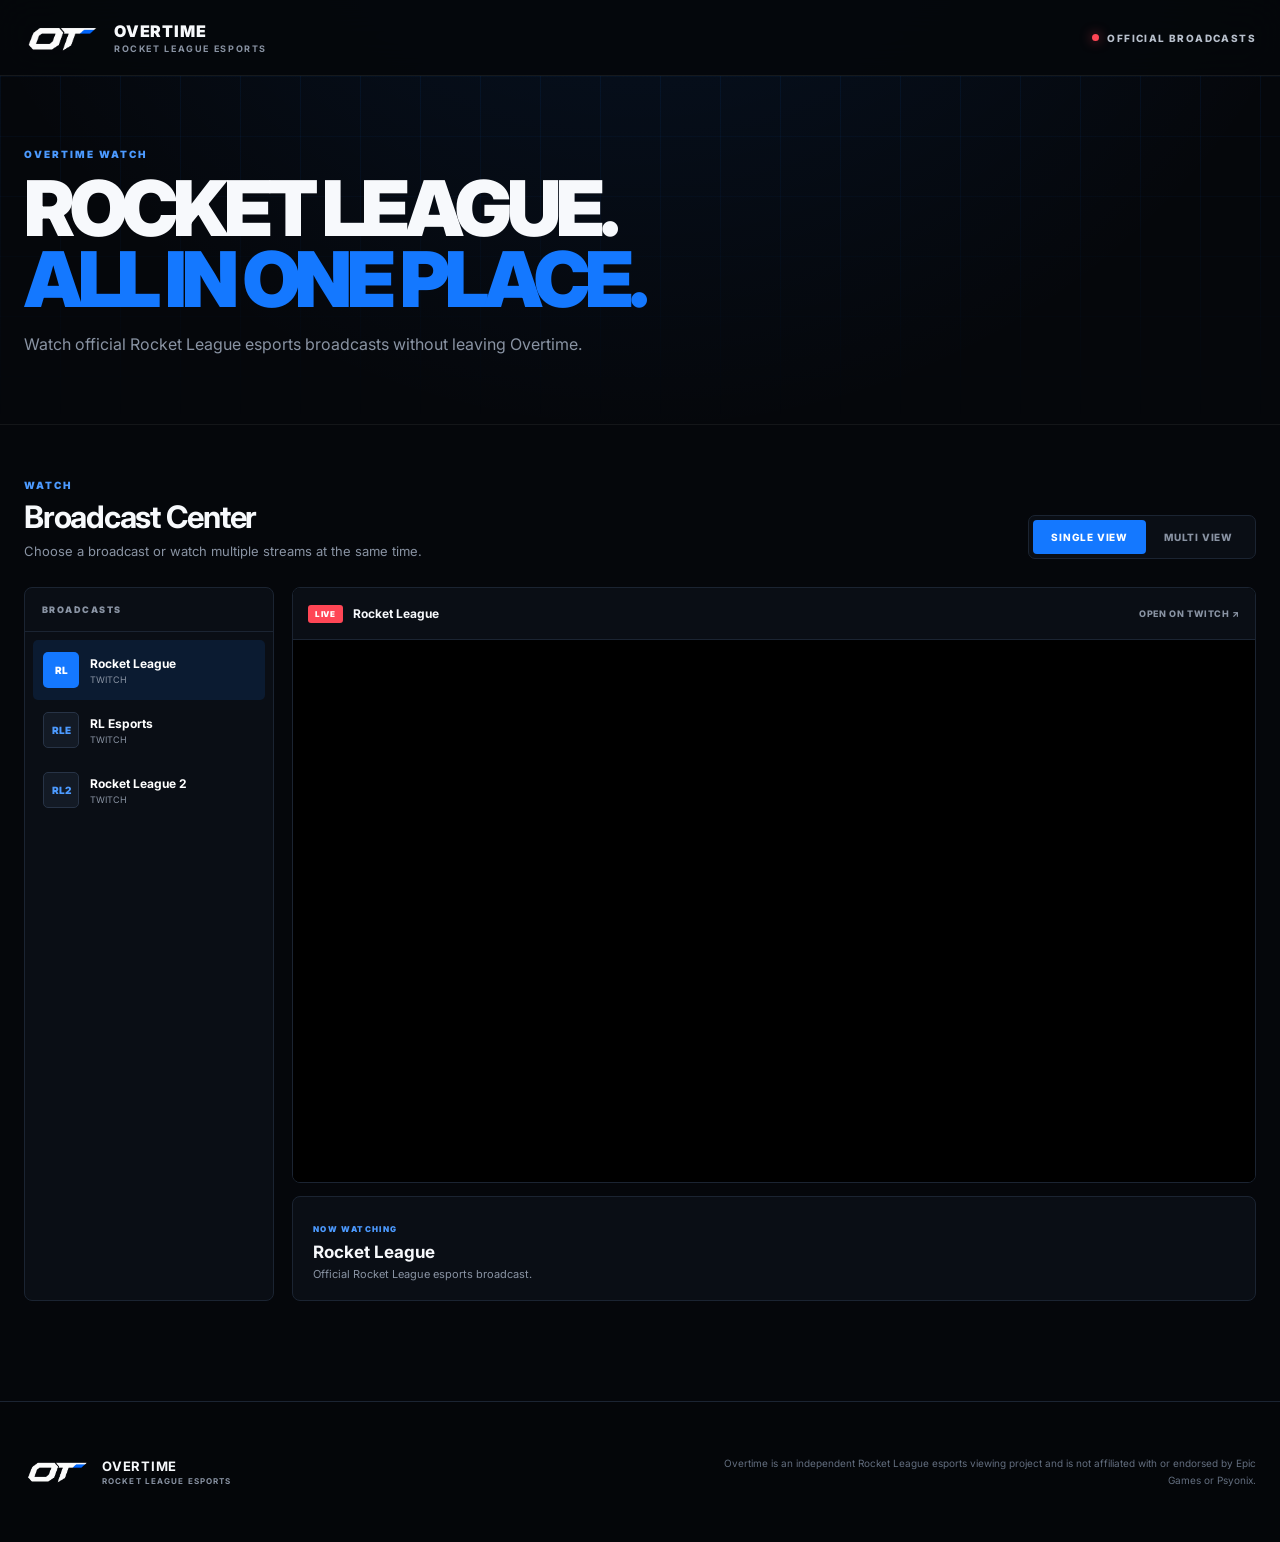
<file: index.html>
<!DOCTYPE html>
<html lang="en">
<head>
    <meta charset="UTF-8">

    <meta
        name="viewport"
        content="width=device-width, initial-scale=1"
    >

    <meta
        name="description"
        content="Overtime — Watch Rocket League esports broadcasts."
    >

    <title>Overtime — Rocket League Esports</title>

    <link
    rel="icon"
    type="image/png"
    href="overtime-logo.png"
>

    <link rel="preconnect" href="https://fonts.googleapis.com">

    <link
        rel="preconnect"
        href="https://fonts.gstatic.com"
        crossorigin
    >

    <link
        href="https://fonts.googleapis.com/css2?family=Inter:wght@400;500;600;700;800;900&display=swap"
        rel="stylesheet"
    >

    <link
        rel="stylesheet"
        href="css/main.css?v=2"
    >
</head>

<body>

    <!-- ========================================
         HEADER
    ========================================= -->

    <header class="site-header">

        <div class="header-inner">

            <a
                class="brand"
                href="./"
                aria-label="Overtime Home"
            >

                <img
                    src="overtime-logo.png"
                    alt="Overtime"
                    class="overtime-logo"
                >

                <div class="brand-copy">

                    <strong>OVERTIME</strong>

                    <span>
                        ROCKET LEAGUE ESPORTS
                    </span>

                </div>

            </a>


            <div class="header-right">

                <div class="broadcast-status">

                    <span class="status-dot"></span>

                    OFFICIAL BROADCASTS

                </div>

            </div>

        </div>

    </header>


    <!-- ========================================
         HERO
    ========================================= -->

    <section class="hero">

        <div class="hero-background"></div>

        <div class="container hero-inner">

            <div class="eyebrow">
                OVERTIME WATCH
            </div>

            <h1>
                ROCKET LEAGUE.<br>
                <span>ALL IN ONE PLACE.</span>
            </h1>

            <p>
                Watch official Rocket League esports broadcasts
                without leaving Overtime.
            </p>

        </div>

    </section>


    <!-- ========================================
         WATCH AREA
    ========================================= -->

    <main class="container watch-area">

        <div class="watch-header">

            <div>

                <div class="section-label">
                    WATCH
                </div>

                <h2>
                    Broadcast Center
                </h2>

                <p>
                    Choose a broadcast or watch multiple streams
                    at the same time.
                </p>

            </div>


            <div class="view-switcher">

                <button
                    id="singleViewButton"
                    class="view-button active"
                    type="button"
                >
                    SINGLE VIEW
                </button>

                <button
                    id="multiViewButton"
                    class="view-button"
                    type="button"
                >
                    MULTI VIEW
                </button>

            </div>

        </div>


        <!-- ====================================
             SINGLE VIEW
        ===================================== -->

        <section
            id="singleView"
            class="view-section"
        >

            <div class="broadcast-layout">

                <aside class="stream-sidebar">

                    <div class="sidebar-heading">
                        BROADCASTS
                    </div>

                    <div
                        id="streamList"
                        class="stream-list"
                    ></div>

                </aside>


                <div class="player-column">

                    <div class="player-shell">

                        <div class="player-topbar">

                            <div>

                                <span class="live-indicator">
                                    LIVE
                                </span>

                                <strong id="currentStreamName">
                                    Rocket League
                                </strong>

                            </div>


                            <a
                                id="openTwitchButton"
                                class="external-button"
                                href="https://www.twitch.tv/rocketleague"
                                target="_blank"
                                rel="noopener noreferrer"
                            >
                                OPEN ON TWITCH ↗
                            </a>

                        </div>


                        <div
                            id="singlePlayer"
                            class="video-frame"
                        ></div>

                    </div>


                    <div class="player-information">

                        <div>

                            <span>
                                NOW WATCHING
                            </span>

                            <h3 id="currentStreamTitle">
                                Rocket League
                            </h3>

                            <p id="currentStreamDescription">
                                Official Rocket League esports broadcast.
                            </p>

                        </div>

                    </div>

                </div>

            </div>

        </section>


        <!-- ====================================
             MULTI VIEW
        ===================================== -->

        <section
            id="multiView"
            class="view-section hidden"
        >

            <div class="multi-toolbar">

                <div>

                    <span class="section-label">
                        MULTI VIEW
                    </span>

                    <h3>
                        Your Broadcast Wall
                    </h3>

                </div>


                <button
                    id="addStreamButton"
                    class="primary-button"
                    type="button"
                >
                    + ADD STREAM
                </button>

            </div>


            <div
                id="multiGrid"
                class="multi-grid"
            ></div>


            <div
                id="emptyMulti"
                class="empty-multi hidden"
            >

                <img
                    src="overtime-logo.png"
                    alt=""
                    class="empty-overtime-logo"
                >

                <h3>
                    No broadcasts selected
                </h3>

                <p>
                    Add a Rocket League broadcast to start
                    building your Multi View.
                </p>

                <button
                    id="emptyAddButton"
                    class="primary-button"
                    type="button"
                >
                    ADD BROADCAST
                </button>

            </div>

        </section>

    </main>


    <!-- ========================================
         STREAM PICKER
    ========================================= -->

    <div
        id="streamModal"
        class="modal hidden"
    >

        <div
            id="modalBackdrop"
            class="modal-backdrop"
        ></div>


        <div class="modal-card">

            <div class="modal-header">

                <div>

                    <span class="section-label">
                        MULTI VIEW
                    </span>

                    <h2>
                        Add Broadcast
                    </h2>

                </div>


                <button
                    id="closeModal"
                    class="close-button"
                    type="button"
                    aria-label="Close"
                >
                    ×
                </button>

            </div>


            <div
                id="modalStreamList"
                class="modal-stream-list"
            ></div>

        </div>

    </div>


    <!-- ========================================
         FOOTER
    ========================================= -->

    <footer class="site-footer">

        <div class="container footer-inner">

            <div class="footer-brand">

                <img
                    src="overtime-logo.png"
                    alt="Overtime"
                    class="footer-overtime-logo"
                >

                <div>

                    <strong>
                        OVERTIME
                    </strong>

                    <span>
                        ROCKET LEAGUE ESPORTS
                    </span>

                </div>

            </div>


            <p>
                Overtime is an independent Rocket League esports
                viewing project and is not affiliated with or
                endorsed by Epic Games or Psyonix.
            </p>

        </div>

    </footer>


    <script src="js/watch.js?v=2"></script>

</body>
</html>
</file>
<file: css/main.css>
/* ============================================
   OVERTIME
   Rocket League Broadcast Center
============================================ */

:root {
    --background: #05070b;
    --surface: #0a0e15;
    --surface-2: #0e131c;
    --surface-3: #131a25;

    --border: #1b2432;
    --border-light: #273346;

    --text: #f7f9fc;
    --muted: #8993a3;
    --muted-dark: #626d7e;

    --blue: #1478ff;
    --blue-light: #4c9aff;

    --red: #ff4655;

    --container: 1440px;
}


/* ============================================
   RESET
============================================ */

* {
    box-sizing: border-box;
}

html {
    scroll-behavior: smooth;
}

body {
    margin: 0;

    background:
        radial-gradient(
            circle at 50% -20%,
            rgba(20, 120, 255, 0.13),
            transparent 38%
        ),
        var(--background);

    color: var(--text);

    font-family:
        "Inter",
        system-ui,
        sans-serif;

    min-height: 100vh;
}

button,
input {
    font: inherit;
}

button,
a {
    -webkit-tap-highlight-color: transparent;
}

button {
    cursor: pointer;
}

a {
    color: inherit;
    text-decoration: none;
}

.hidden {
    display: none !important;
}

.container {
    width: min(calc(100% - 48px), var(--container));
    margin: 0 auto;
}


/* ============================================
   HEADER
============================================ */

.site-header {
    height: 76px;

    border-bottom:
        1px solid rgba(255, 255, 255, 0.07);

    background:
        rgba(5, 7, 11, 0.88);

    backdrop-filter:
        blur(18px);

    position: sticky;
    top: 0;

    z-index: 50;
}

.header-inner {
    width: min(calc(100% - 48px), var(--container));
    height: 100%;

    margin: 0 auto;

    display: flex;
    align-items: center;
    justify-content: space-between;
}

.brand {
    display: flex;
    align-items: center;
    gap: 14px;
}

.overtime-logo {
    width: 76px;
    height: 48px;

    object-fit: contain;
    object-position: center;

    flex-shrink: 0;
}

.brand-copy {
    display: flex;
    flex-direction: column;
    gap: 2px;
}

.brand-copy strong {
    font-size: 16px;
    font-weight: 900;

    letter-spacing: 0.05em;
}

.brand-copy span {
    color: var(--muted);

    font-size: 9px;
    font-weight: 700;

    letter-spacing: 0.18em;
}

.broadcast-status {
    display: flex;
    align-items: center;

    gap: 8px;

    color: #b8c0cc;

    font-size: 10px;
    font-weight: 800;

    letter-spacing: 0.14em;
}

.status-dot {
    width: 7px;
    height: 7px;

    border-radius: 50%;

    background: var(--red);

    box-shadow:
        0 0 12px rgba(255, 70, 85, 0.65);
}


/* ============================================
   HERO
============================================ */

.hero {
    position: relative;

    overflow: hidden;

    border-bottom:
        1px solid rgba(255, 255, 255, 0.06);
}

.hero-background {
    position: absolute;
    inset: 0;

    background:
        linear-gradient(
            90deg,
            rgba(20, 120, 255, 0.07) 1px,
            transparent 1px
        ),
        linear-gradient(
            rgba(20, 120, 255, 0.05) 1px,
            transparent 1px
        );

    background-size: 60px 60px;

    mask-image:
        linear-gradient(
            to bottom,
            black,
            transparent
        );
}

.hero-inner {
    position: relative;

    padding:
        72px 0 66px;
}

.eyebrow,
.section-label {
    color: var(--blue-light);

    font-size: 10px;
    font-weight: 900;

    letter-spacing: 0.2em;
}

.hero h1 {
    margin:
        14px 0 16px;

    max-width: 850px;

    font-size:
        clamp(42px, 6vw, 78px);

    line-height: 0.92;

    letter-spacing: -0.065em;

    font-weight: 900;
}

.hero h1 span {
    color: var(--blue);
}

.hero p {
    max-width: 590px;

    margin: 0;

    color: var(--muted);

    font-size: 16px;
    line-height: 1.7;
}


/* ============================================
   WATCH HEADER
============================================ */

.watch-area {
    padding:
        54px 0 100px;
}

.watch-header {
    display: flex;
    justify-content: space-between;
    align-items: flex-end;

    gap: 30px;

    margin-bottom: 28px;
}

.watch-header h2 {
    margin:
        7px 0 8px;

    font-size: 31px;

    letter-spacing: -0.04em;
}

.watch-header p {
    margin: 0;

    color: var(--muted);

    font-size: 13px;
}

.view-switcher {
    display: flex;

    padding: 4px;

    border:
        1px solid var(--border);

    background:
        var(--surface);

    border-radius: 7px;
}

.view-button {
    border: 0;

    padding:
        11px 18px;

    background:
        transparent;

    color:
        var(--muted);

    border-radius: 4px;

    font-size: 10px;
    font-weight: 800;

    letter-spacing: 0.08em;

    transition:
        0.15s ease;
}

.view-button:hover {
    color: white;
}

.view-button.active {
    background:
        var(--blue);

    color: white;
}


/* ============================================
   SINGLE VIEW
============================================ */

.broadcast-layout {
    display: grid;

    grid-template-columns:
        250px minmax(0, 1fr);

    gap: 18px;
}

.stream-sidebar {
    border:
        1px solid var(--border);

    background:
        var(--surface);

    border-radius: 8px;

    overflow: hidden;
}

.sidebar-heading {
    padding:
        16px 17px;

    border-bottom:
        1px solid var(--border);

    color:
        var(--muted);

    font-size: 9px;
    font-weight: 900;

    letter-spacing: 0.16em;
}

.stream-list {
    padding: 8px;
}

.stream-option {
    width: 100%;

    display: flex;
    align-items: center;

    gap: 11px;

    border: 0;

    padding:
        12px 10px;

    background:
        transparent;

    color: white;

    border-radius: 5px;

    text-align: left;

    transition:
        background 0.15s ease;
}

.stream-option:hover {
    background:
        var(--surface-3);
}

.stream-option.active {
    background:
        rgba(20, 120, 255, 0.12);
}

.stream-icon {
    width: 36px;
    height: 36px;

    flex-shrink: 0;

    display: grid;
    place-items: center;

    border:
        1px solid var(--border-light);

    background:
        var(--surface-3);

    border-radius: 5px;

    color:
        var(--blue-light);

    font-size: 10px;
    font-weight: 900;
}

.stream-option.active .stream-icon {
    border-color:
        rgba(20, 120, 255, 0.45);

    background:
        var(--blue);

    color:
        white;
}

.stream-details {
    min-width: 0;

    display: flex;
    flex-direction: column;

    gap: 3px;
}

.stream-details strong {
    overflow: hidden;

    text-overflow: ellipsis;
    white-space: nowrap;

    font-size: 12px;
}

.stream-details span {
    color:
        var(--muted);

    font-size: 9px;
}

.player-column {
    min-width: 0;
}

.player-shell {
    border:
        1px solid var(--border);

    background: #000;

    border-radius: 8px;

    overflow: hidden;
}

.player-topbar {
    min-height: 52px;

    padding:
        0 15px;

    display: flex;
    align-items: center;
    justify-content: space-between;

    gap: 20px;

    background:
        var(--surface);

    border-bottom:
        1px solid var(--border);
}

.player-topbar > div {
    display: flex;
    align-items: center;

    gap: 10px;
}

.player-topbar strong {
    font-size: 12px;
}

.live-indicator {
    padding:
        4px 7px;

    border-radius: 3px;

    background:
        var(--red);

    color: white;

    font-size: 8px;
    font-weight: 900;

    letter-spacing: 0.08em;
}

.external-button {
    color:
        var(--muted);

    font-size: 9px;
    font-weight: 800;

    letter-spacing: 0.07em;

    transition:
        color 0.15s ease;
}

.external-button:hover {
    color: white;
}

.video-frame {
    position: relative;

    width: 100%;

    aspect-ratio:
        16 / 9;

    background: #000;
}

.video-frame iframe {
    position: absolute;

    inset: 0;

    width: 100%;
    height: 100%;

    border: 0;
}

.player-information {
    margin-top: 13px;

    padding:
        19px 20px;

    border:
        1px solid var(--border);

    background:
        var(--surface);

    border-radius: 8px;
}

.player-information span {
    color:
        var(--blue-light);

    font-size: 8px;
    font-weight: 900;

    letter-spacing: 0.17em;
}

.player-information h3 {
    margin:
        6px 0 5px;

    font-size: 17px;
}

.player-information p {
    margin: 0;

    color:
        var(--muted);

    font-size: 11px;
}


/* ============================================
   MULTI VIEW
============================================ */

.multi-toolbar {
    display: flex;
    justify-content: space-between;
    align-items: center;

    gap: 20px;

    margin-bottom: 18px;
}

.multi-toolbar h3 {
    margin:
        5px 0 0;

    font-size: 20px;
}

.primary-button {
    border:
        1px solid var(--blue);

    padding:
        11px 15px;

    border-radius: 5px;

    background:
        var(--blue);

    color: white;

    font-size: 9px;
    font-weight: 900;

    letter-spacing: 0.09em;

    transition:
        0.15s ease;
}

.primary-button:hover {
    background:
        var(--blue-light);
}

.multi-grid {
    display: grid;

    grid-template-columns:
        repeat(2, minmax(0, 1fr));

    gap: 14px;
}

.multi-card {
    min-width: 0;

    border:
        1px solid var(--border);

    background:
        var(--surface);

    border-radius: 8px;

    overflow: hidden;
}

.multi-card-header {
    height: 48px;

    padding:
        0 12px;

    display: flex;
    align-items: center;
    justify-content: space-between;

    gap: 12px;

    border-bottom:
        1px solid var(--border);
}

.multi-card-name {
    min-width: 0;

    display: flex;
    align-items: center;

    gap: 8px;

    font-size: 11px;
    font-weight: 700;
}

.multi-card-name strong {
    overflow: hidden;

    text-overflow: ellipsis;
    white-space: nowrap;
}

.multi-actions {
    display: flex;

    gap: 5px;
}

.multi-action {
    border:
        1px solid var(--border);

    padding:
        6px 8px;

    background:
        var(--surface-2);

    color:
        var(--muted);

    border-radius: 4px;

    font-size: 8px;
    font-weight: 800;

    letter-spacing: 0.05em;
}

.multi-action:hover {
    border-color:
        var(--border-light);

    color: white;
}

.multi-action.remove:hover {
    border-color:
        rgba(255, 70, 85, 0.4);

    color:
        var(--red);
}

.multi-video {
    position: relative;

    width: 100%;

    aspect-ratio:
        16 / 9;

    background: black;
}

.multi-video iframe {
    position: absolute;

    inset: 0;

    width: 100%;
    height: 100%;

    border: 0;
}

.empty-multi {
    padding:
        80px 30px;

    border:
        1px dashed var(--border-light);

    border-radius: 8px;

    background:
        var(--surface);

    text-align: center;
}

.empty-overtime-logo {
    display: block;

    width: 130px;
    height: auto;

    object-fit: contain;

    margin:
        0 auto 20px;
}

.empty-multi h3 {
    margin:
        0 0 7px;
}

.empty-multi p {
    margin:
        0 auto 20px;

    color:
        var(--muted);

    font-size: 12px;
}


/* ============================================
   MODAL
============================================ */

.modal {
    position: fixed;

    inset: 0;

    z-index: 100;

    display: grid;
    place-items: center;

    padding: 20px;
}

.modal-backdrop {
    position: absolute;

    inset: 0;

    background:
        rgba(0, 0, 0, 0.78);

    backdrop-filter:
        blur(8px);
}

.modal-card {
    position: relative;

    width:
        min(520px, 100%);

    max-height:
        calc(100vh - 40px);

    overflow: auto;

    border:
        1px solid var(--border-light);

    background:
        var(--surface);

    border-radius: 9px;

    box-shadow:
        0 30px 100px rgba(0, 0, 0, 0.5);
}

.modal-header {
    padding:
        20px;

    display: flex;
    justify-content: space-between;
    align-items: center;

    border-bottom:
        1px solid var(--border);
}

.modal-header h2 {
    margin:
        5px 0 0;

    font-size: 20px;
}

.close-button {
    width: 34px;
    height: 34px;

    border:
        1px solid var(--border);

    background:
        var(--surface-2);

    color:
        var(--muted);

    border-radius: 4px;

    font-size: 21px;
}

.close-button:hover {
    color: white;
}

.modal-stream-list {
    padding: 10px;
}

.modal-stream {
    width: 100%;

    padding:
        12px;

    display: flex;
    align-items: center;

    gap: 12px;

    border: 0;

    border-bottom:
        1px solid var(--border);

    background:
        transparent;

    color: white;

    text-align: left;
}

.modal-stream:last-child {
    border-bottom: 0;
}

.modal-stream:hover {
    background:
        var(--surface-2);
}

.modal-stream.disabled {
    opacity: 0.42;

    cursor: not-allowed;
}

.modal-stream-info {
    flex: 1;

    display: flex;
    flex-direction: column;

    gap: 3px;
}

.modal-stream-info strong {
    font-size: 12px;
}

.modal-stream-info span {
    color:
        var(--muted);

    font-size: 9px;
}

.add-label {
    color:
        var(--blue-light);

    font-size: 9px;
    font-weight: 900;
}


/* ============================================
   FOOTER
============================================ */

.site-footer {
    border-top:
        1px solid var(--border);

    background:
        #040609;
}

.footer-inner {
    min-height: 140px;

    display: flex;
    align-items: center;
    justify-content: space-between;

    gap: 40px;
}

.footer-brand {
    display: flex;
    align-items: center;

    gap: 12px;
}

.footer-overtime-logo {
    width: 66px;
    height: 42px;

    object-fit: contain;

    flex-shrink: 0;
}

.footer-brand > div:last-child {
    display: flex;
    flex-direction: column;

    gap: 2px;
}

.footer-brand strong {
    font-size: 13px;

    letter-spacing: 0.06em;
}

.footer-brand span {
    color:
        var(--muted);

    font-size: 8px;
    font-weight: 700;

    letter-spacing: 0.14em;
}

.footer-inner p {
    max-width: 550px;

    margin: 0;

    color:
        var(--muted-dark);

    font-size: 10px;
    line-height: 1.7;

    text-align: right;
}


/* ============================================
   RESPONSIVE
============================================ */

@media (max-width: 950px) {

    .broadcast-layout {
        grid-template-columns: 1fr;
    }

    .stream-list {
        display: grid;

        grid-template-columns:
            repeat(3, 1fr);
    }

    .multi-grid {
        grid-template-columns: 1fr;
    }

}


@media (max-width: 700px) {

    .container,
    .header-inner {
        width:
            min(
                calc(100% - 28px),
                var(--container)
            );
    }

    .overtime-logo {
        width: 62px;
        height: 40px;
    }

    .brand {
        gap: 9px;
    }

    .brand-copy strong {
        font-size: 14px;
    }

    .brand-copy span {
        display: none;
    }

    .broadcast-status {
        font-size: 8px;
    }

    .hero-inner {
        padding:
            50px 0;
    }

    .watch-header {
        align-items:
            flex-start;

        flex-direction:
            column;
    }

    .view-switcher {
        width: 100%;
    }

    .view-button {
        flex: 1;
    }

    .stream-list {
        grid-template-columns:
            1fr;
    }

    .player-topbar {
        align-items:
            flex-start;

        flex-direction:
            column;

        padding: 12px;
    }

    .multi-toolbar {
        align-items:
            flex-start;

        flex-direction:
            column;
    }

    .footer-inner {
        padding:
            40px 0;

        align-items:
            flex-start;

        flex-direction:
            column;
    }

    .footer-inner p {
        text-align: left;
    }

}
</file>
